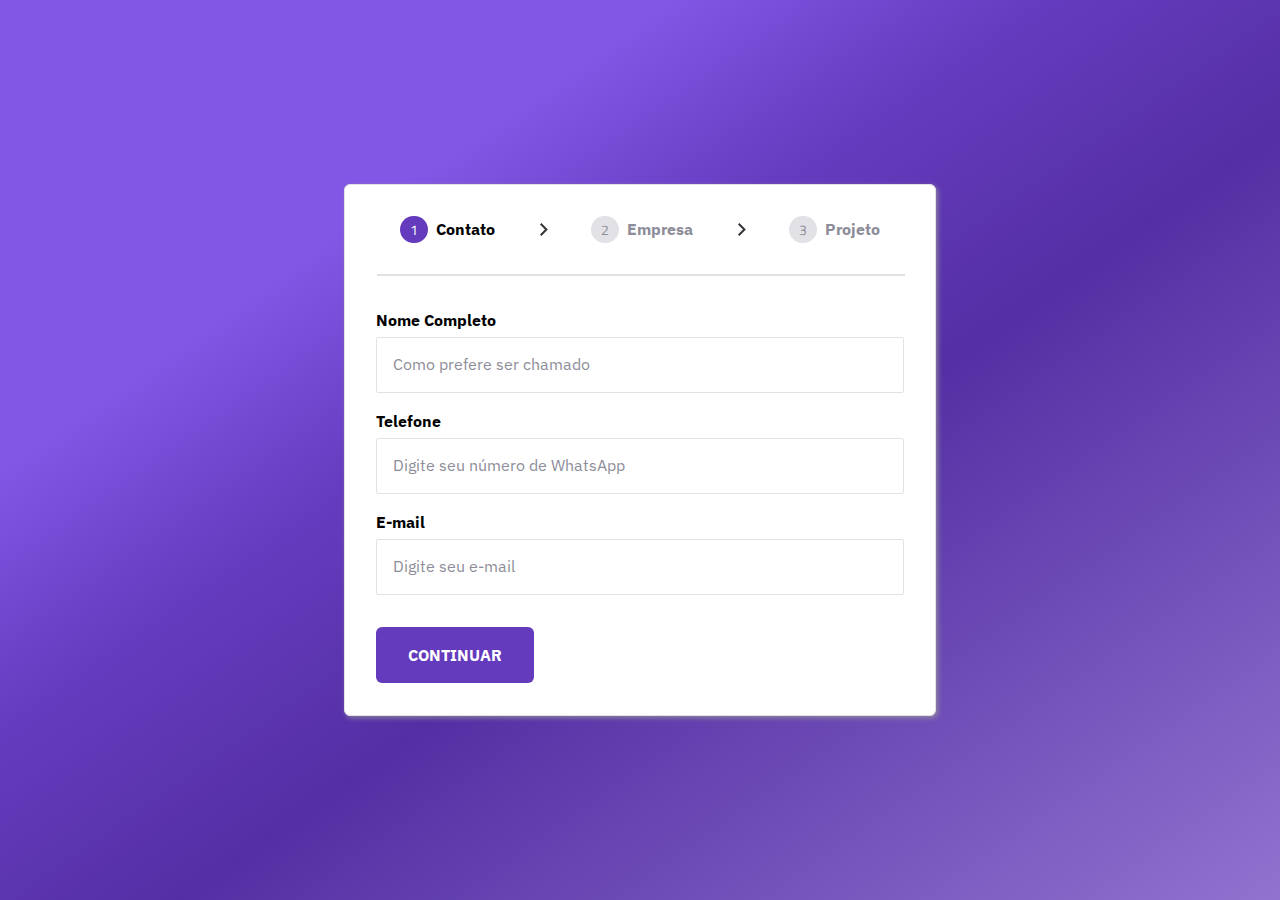
<file: index.html>
<!DOCTYPE html>

<html lang="pt-Br">

<head>

  <meta charset="UTF-8">
  <meta name="viewport" content="width=device-width, initial-scale=1.0">
  <title>Formulário MultiStep</title>
  <link rel="preconnect" href="https://fonts.googleapis.com">
  <link rel="preconnect" href="https://fonts.gstatic.com" crossorigin>
  <link href="https://fonts.googleapis.com/css2?family=IBM+Plex+Sans:wght@400;700&family=Titillium+Web:wght@700&display=swap" rel="stylesheet">

  <link rel="stylesheet" href="style.css">

</head>

<body>

  <main class="main">

    <section class="box-all">
      
      <div class="box-head">

        <p class="head-text um now">Contato</p>
        <img src="img/arrow.svg" alt="flecha para direita">
        <p class="head-text dois">Empresa</p>
        <img src="img/arrow.svg" alt="flecha para direita">
        <p class="head-text tres">Projeto</p>

      </div>

      <div class="line"></div>

      <form class="box-form">

        <div class="input-form">
          <label for="user-name">Nome Completo</label>
          <input type="text" class="input-required" name="name" id="user-name" placeholder="Como prefere ser chamado" oninput="nameValidate()">
          <span class="span hidden">Seu nome deve conter no mínimo 3 caracteres.</span>

          <label for="user-number">Telefone</label>
          <input type="tel" class="input-required" name="number" id="user-number" placeholder="Digite seu número de WhatsApp" oninput="telValidate()" pattern="[0-9]{11}" > 
          <span class="span hidden">Digite um número de telefone válido.</span>

          <label for="user-email">E-mail</label>
          <input type="email" class="input-required" name="email" id="user-email" placeholder="Digite seu e-mail" oninput="emailValidate()">
          <span class="span hidden">Digite um e-mail válido.</span>
        </div>
        

        <div class="submit-form">
          <input type="submit" class="input-submit" value="CONTINUAR">
        </div>  

      </form>

    </section>

  </main>
  <script src="/scripts/index.js"></script>
</body>

</html>
</file>
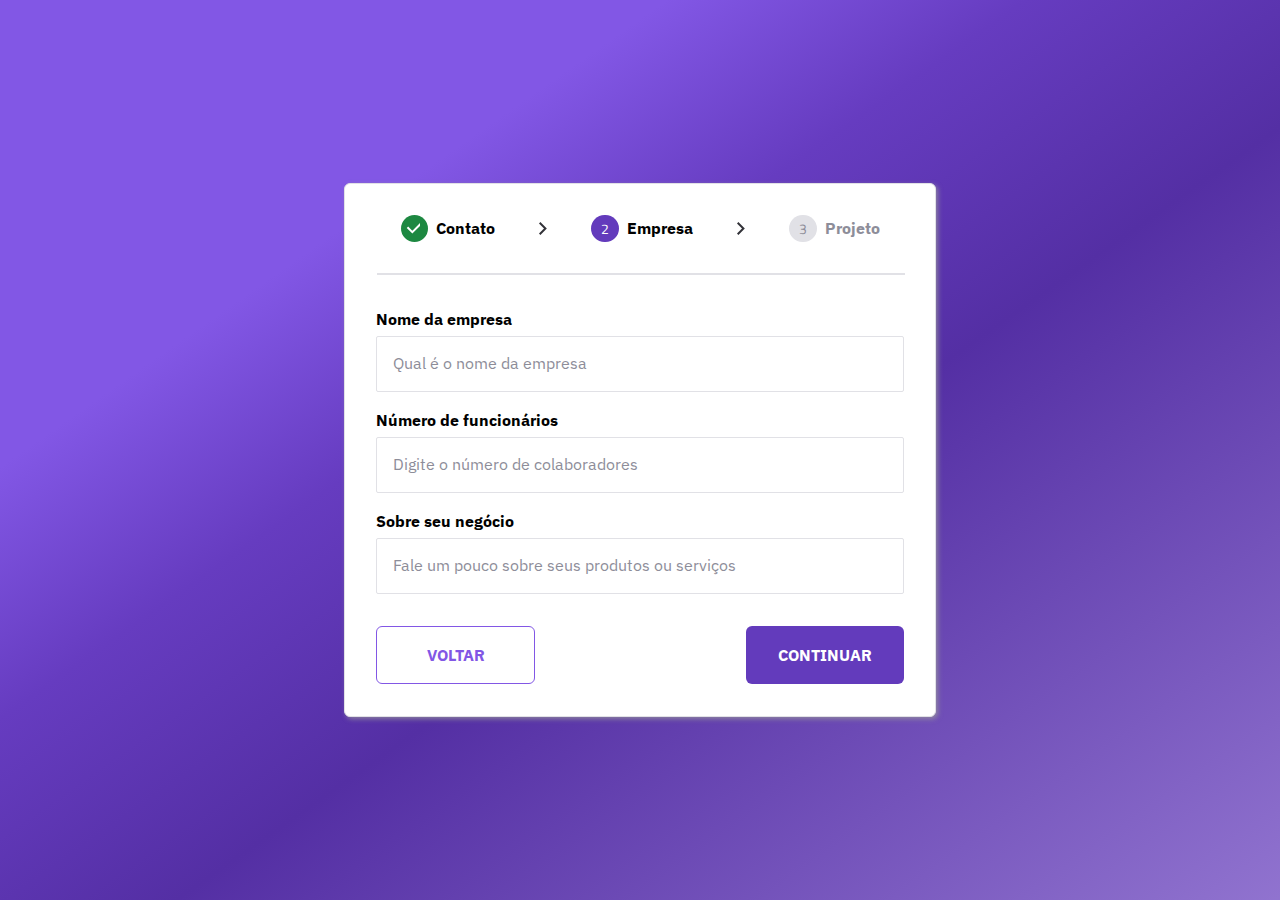
<file: empresa.html>
<!DOCTYPE html>

<html lang="pt-Br">

<head>

  <meta charset="UTF-8">
  <meta name="viewport" content="width=device-width, initial-scale=1.0">
  <title>Formulário MultiStep</title>
  <link rel="preconnect" href="https://fonts.googleapis.com">
  <link rel="preconnect" href="https://fonts.gstatic.com" crossorigin>
  <link href="https://fonts.googleapis.com/css2?family=IBM+Plex+Sans:wght@400;700&family=Titillium+Web:wght@700&display=swap" rel="stylesheet">

  <link rel="stylesheet" href="style.css">

</head>

<body>

  <main class="main">

    <section class="box-all">
      
      <div class="box-head">

        <p class="head-text um ok">Contato</p>
        <img src="img/arrow.svg" alt="flecha para direita">
        <p class="head-text dois now">Empresa</p>
        <img src="img/arrow.svg" alt="flecha para direita">
        <p class="head-text tres">Projeto</p>

      </div>

      <div class="line"></div>

      <form class="box-form">

        <div class="input-form">
          <label for="nome-empresa">Nome da empresa</label>
          <input type="text" class="input-required" name="nome-empresa" id="nome-empresa" placeholder="Qual é o nome da empresa">
          <span class="span hidden">O nome da empresa deve conter no mínimo 3 caracteres.</span>

          <label for="num-colaboradores">Número de funcionários</label>
          <input type="number" name="num-colaboradores" id="num-colaboradores" placeholder="Digite o número de colaboradores"> 

          <label for="sobre-negocio">Sobre seu negócio</label>
          <input type="text" name="sobre-negocio" id="sobre-negocio" placeholder="Fale um pouco sobre seus produtos ou serviços">
        </div>

        <div class="submit-form">
          <input type="button" class="back-input" value="VOLTAR">
          <input type="submit" class="input-submit" value="CONTINUAR">
        </div> 

      </form>

    </section>

  </main>
  <script src="/scripts/index.js"></script>
</body>

</html>
</file>
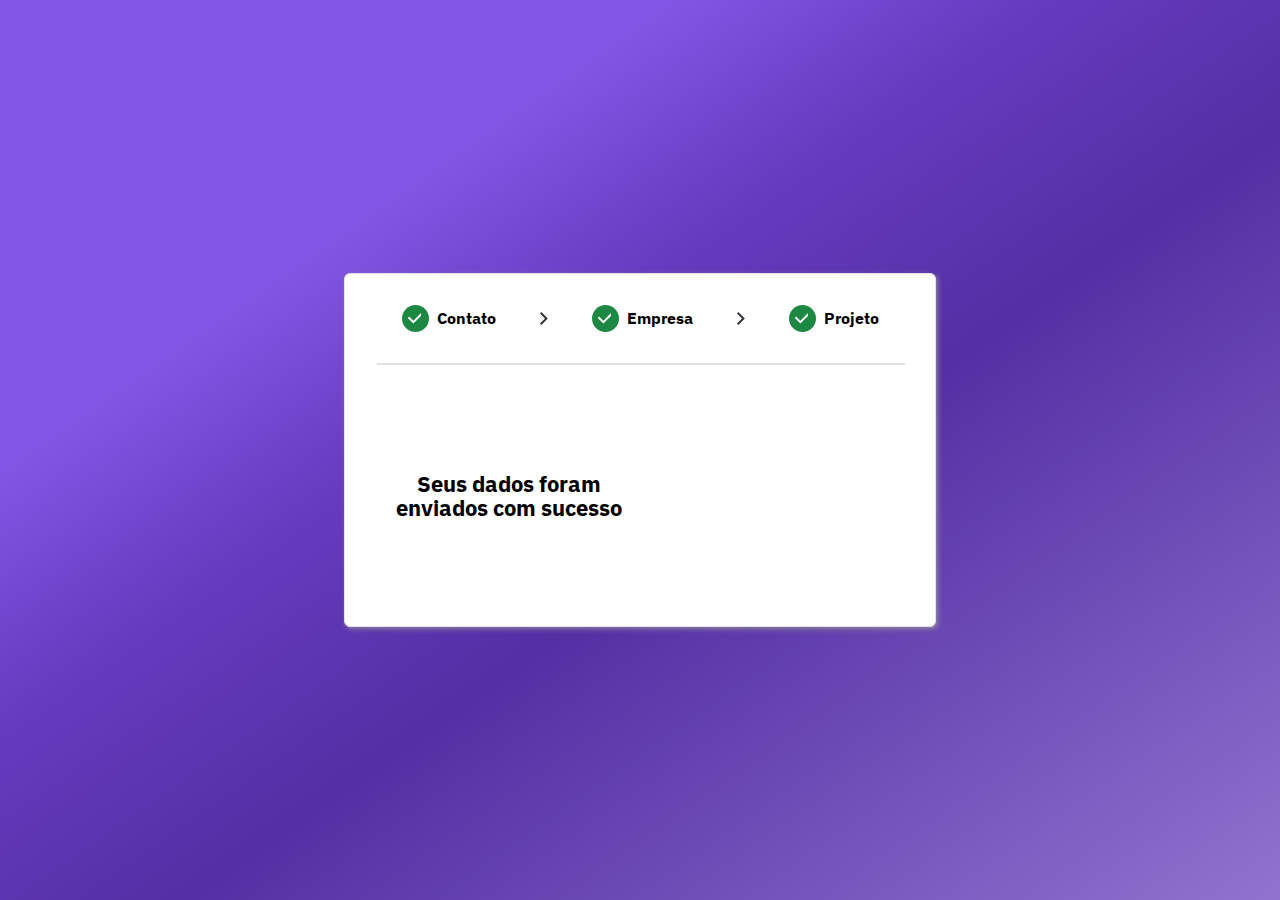
<file: end.html>
<!DOCTYPE html>

<html lang="pt-Br">

<head>

  <meta charset="UTF-8">
  <meta name="viewport" content="width=device-width, initial-scale=1.0">
  <title>Formulário MultiStep</title>
  <link rel="preconnect" href="https://fonts.googleapis.com">
  <link rel="preconnect" href="https://fonts.gstatic.com" crossorigin>
  <link href="https://fonts.googleapis.com/css2?family=IBM+Plex+Sans:wght@400;700&family=Titillium+Web:wght@700&display=swap" rel="stylesheet">

  <link rel="stylesheet" href="style.css">

</head>

<body>

  <main class="main">

    <section class="box-all">
      
      <div class="box-head">

        <p class="head-text um ok">Contato</p>
        <img src="img/arrow.svg" alt="flecha para direita">
        <p class="head-text dois ok">Empresa</p>
        <img src="img/arrow.svg" alt="flecha para direita">
        <p class="head-text tres ok">Projeto</p>

      </div>

      <div class="line"></div>

      <div class="end">
        <p>Seus dados foram enviados com sucesso</p>
        <img src="img/2dce85df72ed99399fc68d9bec519ce0.gif">
      </div>

    </section>

  </main>
  
  <script src="/scripts/index.js"></script>
</body>

</html>
</file>
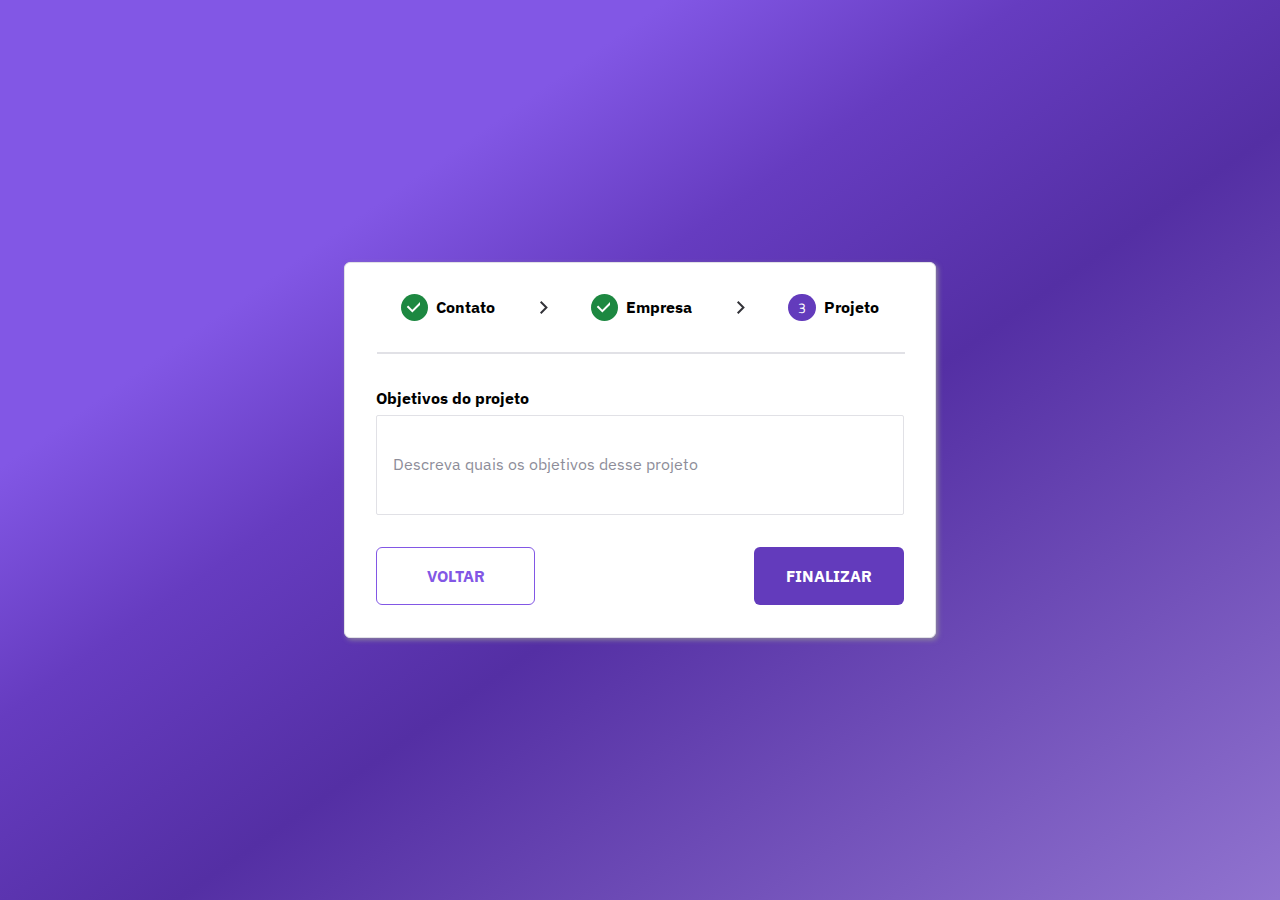
<file: projeto.html>
<!DOCTYPE html>

<html lang="pt-Br">

<head>

  <meta charset="UTF-8">
  <meta name="viewport" content="width=device-width, initial-scale=1.0">
  <title>Formulário MultiStep</title>
  <link rel="preconnect" href="https://fonts.googleapis.com">
  <link rel="preconnect" href="https://fonts.gstatic.com" crossorigin>
  <link href="https://fonts.googleapis.com/css2?family=IBM+Plex+Sans:wght@400;700&family=Titillium+Web:wght@700&display=swap" rel="stylesheet">

  <link rel="stylesheet" href="style.css">

</head>

<body>

  <main class="main">

    <section class="box-all">
      
      <div class="box-head">

        <p class="head-text um ok">Contato</p>
        <img src="img/arrow.svg" alt="flecha para direita">
        <p class="head-text dois ok">Empresa</p>
        <img src="img/arrow.svg" alt="flecha para direita">
        <p class="head-text tres now">Projeto</p>

      </div>

      <div class="line"></div>

      <form class="box-form">

        <div class="input-form">
          <label for="objetivos">Objetivos do projeto</label>
          <input type="text" name="objetivos" class="objetivos" placeholder="Descreva quais os objetivos desse projeto">
        </div>

        <div class="submit-form">
          <input type="button" class="back-input" value="VOLTAR">
          <input type="submit" class="input-submit" value="FINALIZAR">
        </div> 

      </form>

    </section>

  </main>
  <script src="/scripts/index.js"></script>
</body>

</html>
</file>
<file: style.css>
* {
  padding: 0;
  margin: 0;
  box-sizing: border-box;
}

body, input, button, a {
  font-family: "IBM Plex Sans", sans-serif;
  line-height: 150%;
}

.main {
  display: flex;
  justify-content: center;
  align-items: center;
  height: 100vh;
  background: linear-gradient(145deg, rgb(130, 87, 229) 26%, rgb(102, 60, 192) 40%, rgb(84, 47, 164) 57%, rgba(100, 59, 188, 0.712) 100%);
}

.box-all {
  display: flex;
  flex-direction: column;
  align-items: center;
  padding: 32px;
  width: 592px;
  border: 1px solid #E1E1E6;
  border-radius: 6px;
  background-color: white;
  box-shadow: 2px 2px 5px 0px rgba(154, 153, 153, 0.75);
}

.box-head {
  display: flex;
  justify-content: center;
  gap: 37.5px;
  width: 528px;
}

.box-head p {
  font-weight: bold;
  font-size: 16px;
  color: #8D8D99;
}

.line {
  border: 1px solid #E1E1E6 ;
  width: 528px;
  margin: 32px auto;
}

.input-form {
  display: flex;
  flex-direction: column;
  width: 528px;
}

.input-form input {
  margin-bottom: 16px;
  height: 56px;
  padding: 8px 16px;
  border: 1px solid #E1E1E6;
  border-radius: 2px;
}

.input-form label {
  margin-bottom: 5px;
  font-weight: bold;
  font-size: 16px;
}

.input-form input:focus{
  outline: 1.5px solid #633BBC;
}

.input-form input::placeholder {
  font-weight: 400;
  font-size: 16px;
  color: #8D8D99;
}

.input-form .objetivos {
  margin-bottom: 16px;
  height: 56px;
  padding: 8px 16px;
  border: 1px solid #E1E1E6;
  border-radius: 2px;
  height: 100px;
}

.input-form .objetivo:focus{
  outline: 1.5px solid #633BBC;
}

.input-form .objetivo::placeholder {
  font-weight: 400;
  font-size: 16px;
  color: #8D8D99;
}


.submit-form {
  display: flex;
  width: 528px;
  justify-content:space-between;
  margin-top: 16px;
}

.submit-form input {
  background-color: #633BBC;
  padding: 16px 32px;
  border-radius: 6px;
  color: white;
  font-weight: bold;
  font-size: 16px;
  border: none;
}

.submit-form input:hover {
  background-color: #8257E5;
  cursor: pointer;
}

.submit-form .back-input {
  background-color: white;
  color: #8257E5;
  border: 1px solid #8257E5;
  padding: 16px 49.5px;
}

.submit-form .back-input:hover {
  color: white;
  background-color: #ee5c57;
  border: 1px solid #E1E1E6;
}

.box-head .head-text::before {
  content: "";
  font-family: "Titillium Web", sans-serif;
  color: #8D8D99;
  text-align: center;
  font-size: 14px;
  font-weight: normal;
  padding: 3px 10px;
  background-color: #E1E1E6;
  border-radius: 999px;
  margin-right: 8px;
}

.box-head .um::before {
  content: "1";
}

.box-head .dois::before {
  content: "2";
}

.box-head .tres::before {
  content: "3";
}

.box-head .now{
  color: black;
}

.box-head .ok{
  color: black;
}

.box-head .ok::before {
  background-color: #1D8841;
  color: white;
  content: url(img/ok.svg);
  padding-left: 3px;
  padding-right: 8px;
}

.box-head .now::before {
  background-color: #633BBC;
  color: white;
}

.end {
  display: flex;
  align-items: center;
}

.end p {
  font-weight: bold;
  text-align: center;
  font-size: 22px;
}

.end img {
  width: 50%;
  height: 50%;
}

.add-error {
  border: 1px solid #dc4545;
}

.add-error::placeholder {
  color: rgb(211, 92, 92);
}

.add-error input:focus:invalid {
  outline: 1.5px solid rgb(218, 85, 85);
}

.hidden {
  display: none;
}

.span {
  margin-top: -14px;
  color: #ee5c57;
  font-size: 13px;
}
</file>
